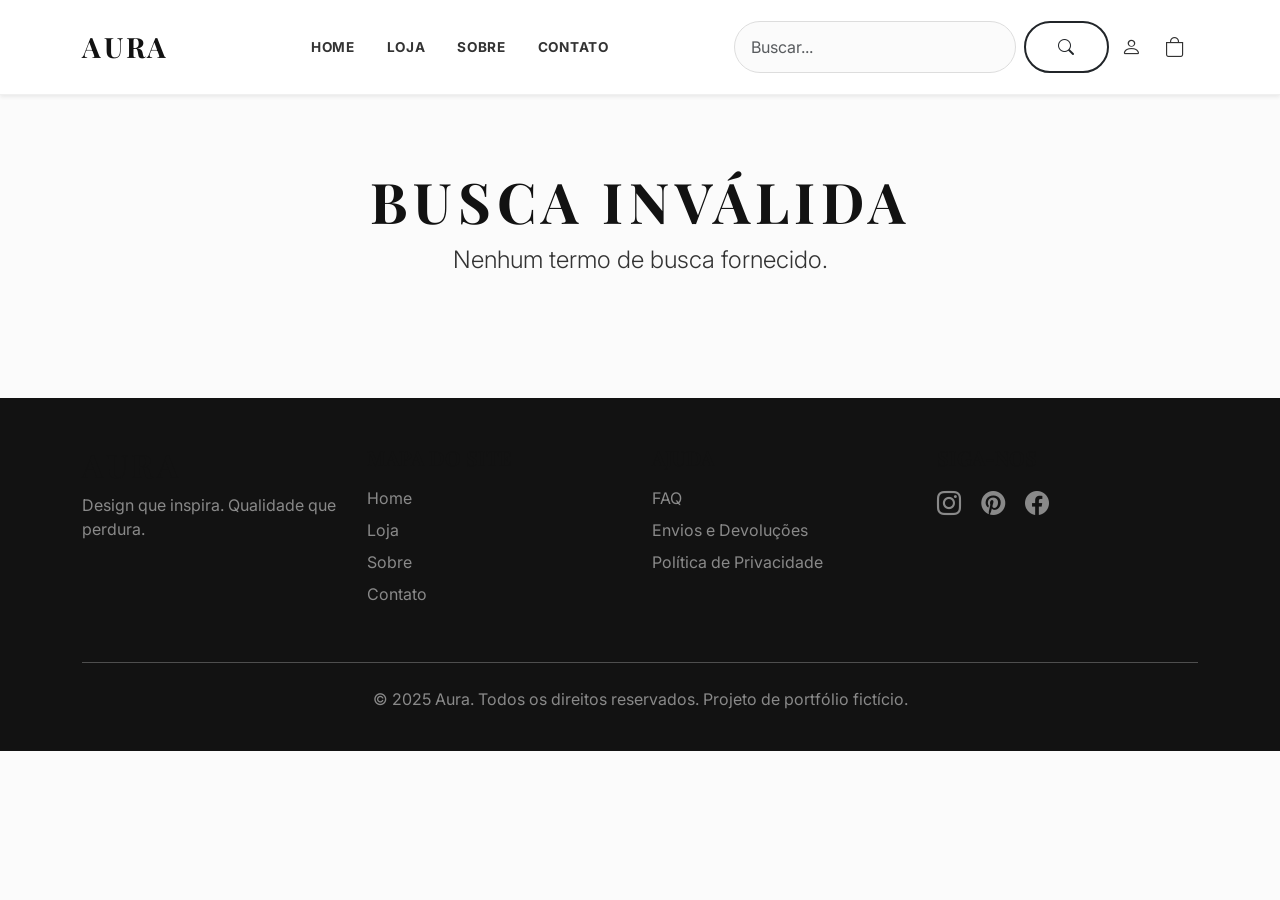
<file: busca.html>
<!DOCTYPE html>
<html lang="pt-br">

<head>
    <meta charset="UTF-8">
    <meta name="viewport" content="width=device-width, initial-scale=1.0">
    <title>Busca | Aura</title>

    <link rel="preconnect" href="https://fonts.googleapis.com">
    <link rel="preconnect" href="https://fonts.gstatic.com" crossorigin>
    <link href="https://fonts.googleapis.com/css2?family=Inter:wght@400;700&family=Playfair+Display:wght@700&display=swap" rel="stylesheet">

    <link href="https://cdn.jsdelivr.net/npm/bootstrap@5.3.3/dist/css/bootstrap.min.css" rel="stylesheet" integrity="sha384-QWTKZyjpPEjISv5WaRU9OFeRpok6YctnYmDr5pNlyT2bRjXh0JMhjY6hW+ALEwIH" crossorigin="anonymous">

    <link rel="stylesheet" href="https://cdn.jsdelivr.net/npm/bootstrap-icons@1.11.3/font/bootstrap-icons.min.css">

    <link rel="stylesheet" href="css/style.css">
</head>

<body>

    <header class="navbar navbar-expand-lg navbar-light bg-white shadow-sm" id="main-navbar">
        <div class="container">
            <a class="navbar-brand logo-font" href="index.html">AURA</a>

            <button class="navbar-toggler" type="button" data-bs-toggle="collapse" data-bs-target="#navbarNav" aria-controls="navbarNav" aria-expanded="false" aria-label="Toggle navigation">
                <span class="navbar-toggler-icon"></span>
            </button>

            <div class="collapse navbar-collapse" id="navbarNav">
                <ul class="navbar-nav mx-auto">
                    <li class="nav-item">
                        <a class="nav-link" href="index.html">Home</a>
                    </li>
                    <li class="nav-item">
                        <a class="nav-link" href="loja.html">Loja</a>
                    </li>
                    <li class="nav-item">
                        <a class="nav-link" href="sobre.html">Sobre</a>
                    </li>
                    <li class="nav-item">
                        <a class="nav-link" href="contato.html">Contato</a>
                    </li>
                </ul>

                <ul class="navbar-nav align-items-center">
                    <li class="nav-item">
                        <form class="d-flex" id="search-form-page" action="busca.html" method="GET">
                            <input class="form-control me-2 rounded-pill" type="search" name="q" placeholder="Buscar..." aria-label="Buscar" id="search-input-page">
                            <button class="btn btn-outline-dark rounded-pill" type="submit"><i class="bi bi-search"></i></button>
                        </form>
                    </li>
                    <li class="nav-item">
                        <a class="nav-link" href="login.html" id="user-account-link" aria-label="Minha Conta"><i class="bi bi-person fs-5"></i></a>
                    </li>
                    <li class="nav-item">
                        <a class="nav-link" href="carrinho.html" aria-label="Carrinho">
                            <div class="position-relative">
                                <i class="bi bi-bag fs-5"></i>
                                <span id="cart-item-count" class="position-absolute top-0 start-100 translate-middle badge rounded-pill bg-primary">
                                    0
                                    <span class="visually-hidden">itens no carrinho</span>
                                </span>
                            </div>
                        </a>
                    </li>
                </ul>
            </div>
        </div>
    </header>

    <main class="container py-5 my-4">

        <div class="text-center mb-5">
            <h1 class="display-4 logo-font" id="search-page-title">Buscando...</h1>
            <p class="lead fs-4" id="search-results-count"></p>
        </div>

        <div id="search-results-grid" class="row g-4">
            </div>

    </main>

    <footer class="bg-dark text-white pt-5 pb-4 mt-5">
        <div class="container">
            <div class="row">
                <div class="col-md-3 mb-4">
                    <h3 class="logo-font fs-2">AURA</h3>
                    <p class="text-white-50">Design que inspira. Qualidade que perdura.</p>
                </div>

                <div class="col-md-3 mb-4">
                    <h5 class="text-uppercase fw-bold mb-3">Mapa do Site</h5>
                    <ul class="list-unstyled">
                        <li class="mb-2"><a href="index.html" class="text-white-50 text-decoration-none footer-link">Home</a></li>
                        <li class="mb-2"><a href="loja.html" class="text-white-50 text-decoration-none footer-link">Loja</a></li>
                        <li class="mb-2"><a href="sobre.html" class="text-white-50 text-decoration-none footer-link">Sobre</a></li>
                        <li class="mb-2"><a href="contato.html" class="text-white-50 text-decoration-none footer-link">Contato</a></li>
                    </ul>
                </div>

                <div class="col-md-3 mb-4">
                    <h5 class="text-uppercase fw-bold mb-3">Ajuda</h5>
                    <ul class="list-unstyled">
                        <li class="mb-2"><a href="#" class="text-white-50 text-decoration-none footer-link">FAQ</a></li>
                        <li class="mb-2"><a href="#" class="text-white-50 text-decoration-none footer-link">Envios e Devoluções</a></li>
                        <li class="mb-2"><a href="#" class="text-white-50 text-decoration-none footer-link">Política de Privacidade</a></li>
                    </ul>
                </div>

                <div class="col-md-3 mb-4">
                    <h5 class="text-uppercase fw-bold mb-3">Siga-nos</h5>
                    <div>
                        <a href="#" class="text-white-50 me-3 fs-4 social-icon"><i class="bi bi-instagram"></i></a>
                        <a href="#" class="text-white-50 me-3 fs-4 social-icon"><i class="bi bi-pinterest"></i></a>
                        <a href="#" class="text-white-50 me-3 fs-4 social-icon"><i class="bi bi-facebook"></i></a>
                    </div>
                </div>
            </div>

            <hr class="border-white-50">

            <div class="text-center text-white-50 pt-2">
                <p>&copy; 2025 Aura. Todos os direitos reservados. Projeto de portfólio fictício.</p>
            </div>
        </div>
    </footer>


    <script src="https://cdn.jsdelivr.net/npm/bootstrap@5.3.3/dist/js/bootstrap.bundle.min.js" integrity="sha384-YvpcrYf0tY3lHB60NNkmXc5s9fDVZLESaAA55NDzOxhy9GkcIdslK1eN7N6jIeHz" crossorigin="anonymous"></script>

    <script src="js/cart.js"></script>
    <script src="js/store.js"></script>
    <script src="js/auth.js"></script>
    <script src="js/validation.js"></script>
    <script src="js/main.js"></script>
    </body>

</html>
</file>
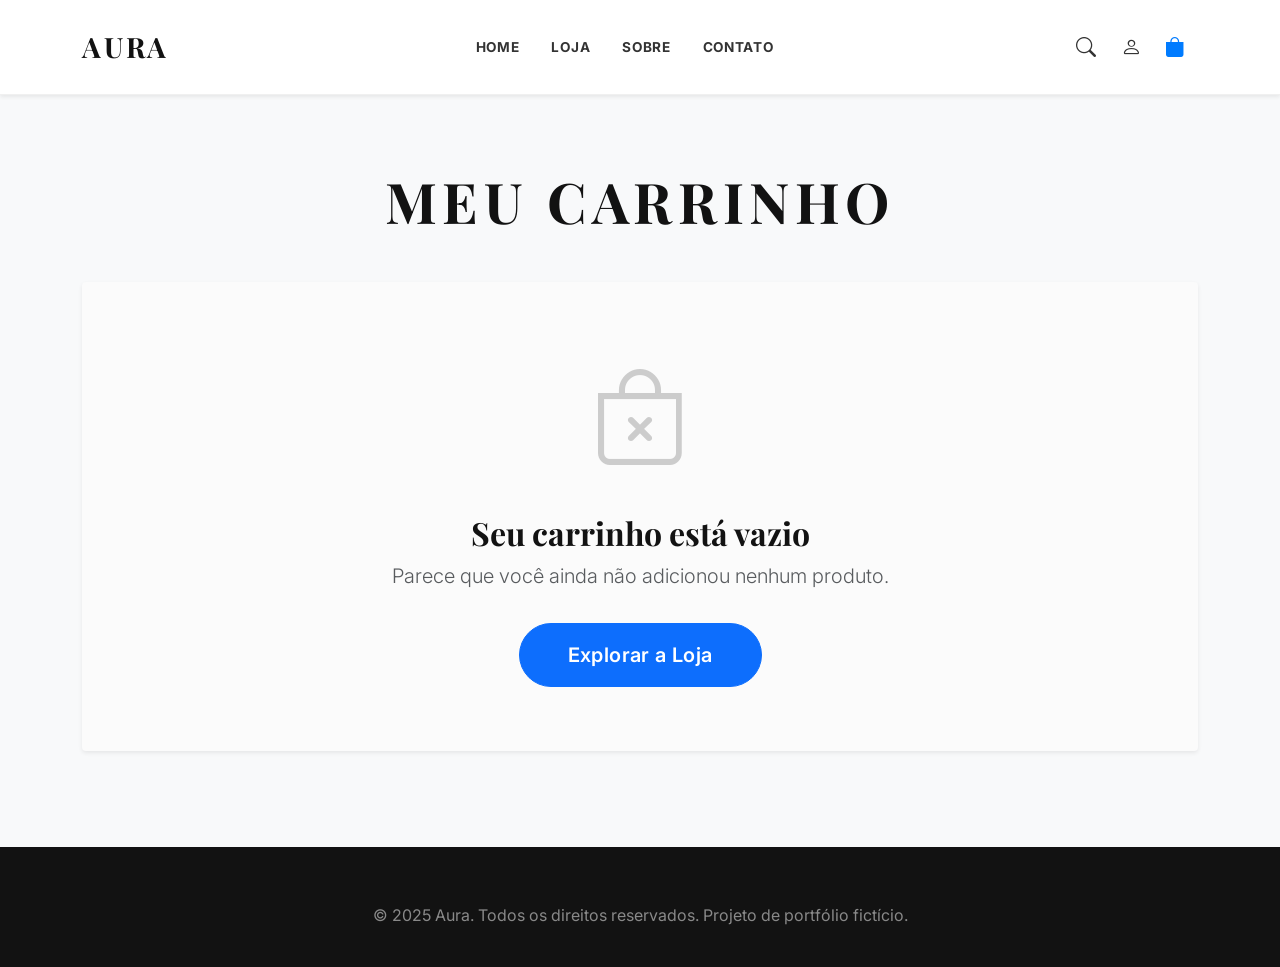
<file: carrinho.html>
<!DOCTYPE html>
<html lang="pt-br">

<head>
    <meta charset="UTF-8">
    <meta name="viewport" content="width=device-width, initial-scale=1.0">
    <title>Carrinho | Aura</title>

    <link rel="preconnect" href="https://fonts.googleapis.com">
    <link rel="preconnect" href="https://fonts.gstatic.com" crossorigin>
    <link href="https://fonts.googleapis.com/css2?family=Inter:wght@400;700&family=Playfair+Display:wght@700&display=swap" rel="stylesheet">

    <link href="https://cdn.jsdelivr.net/npm/bootstrap@5.3.3/dist/css/bootstrap.min.css" rel="stylesheet" integrity="sha384-QWTKZyjpPEjISv5WaRU9OFeRpok6YctnYmDr5pNlyT2bRjXh0JMhjY6hW+ALEwIH" crossorigin="anonymous">

    <link rel="stylesheet" href="https://cdn.jsdelivr.net/npm/bootstrap-icons@1.11.3/font/bootstrap-icons.min.css">

    <link rel="stylesheet" href="css/style.css">
</head>

<body class="bg-light">

    <header class="navbar navbar-expand-lg navbar-light bg-white shadow-sm" id="main-navbar">
        <div class="container">
            <a class="navbar-brand logo-font" href="index.html">AURA</a>

            <button class="navbar-toggler" type="button" data-bs-toggle"collapse" data-bs-target="#navbarNav" aria-controls="navbarNav" aria-expanded="false" aria-label="Toggle navigation">
                <span class="navbar-toggler-icon"></span>
            </button>

            <div class="collapse navbar-collapse" id="navbarNav">
                <ul class="navbar-nav mx-auto">
                    <li class="nav-item">
                        <a class="nav-link" href="index.html">Home</a>
                    </li>
                    <li class="nav-item">
                        <a class="nav-link" href="loja.html">Loja</a>
                    </li>
                    <li class="nav-item">
                        <a class="nav-link" href="sobre.html">Sobre</a>
                    </li>
                    <li class="nav-item">
                        <a class="nav-link" href="contato.html">Contato</a>
                    </li>
                </ul>

                <ul class="navbar-nav align-items-center">
                    <li class="nav-item">
                        <a class="nav-link" href="busca.html" aria-label="Buscar"><i class="bi bi-search fs-5"></i></a>
                    </li>
                    <li class="nav-item">
                        <a class="nav-link" href="login.html" id="user-account-link" aria-label="Minha Conta"><i class="bi bi-person fs-5"></i></a>
                    </li>
                    <li class="nav-item">
                        <a class="nav-link active" href="carrinho.html" aria-label="Carrinho">
                            <div class="position-relative">
                                <i class="bi bi-bag-fill fs-5"></i>
                                <span id="cart-item-count" class="position-absolute top-0 start-100 translate-middle badge rounded-pill bg-primary">
                                    0
                                    <span class="visually-hidden">itens no carrinho</span>
                                </span>
                            </div>
                        </a>
                    </li>
                </ul>
            </div>
        </div>
    </header>

    <main class="container py-5 my-4">

        <div class="text-center mb-5">
            <h1 class="display-4 logo-font">Meu Carrinho</h1>
        </div>

        <div id="cart-full-content">
            <div class="row g-5">
                
                <div class="col-lg-8">
                    <div class="card shadow-sm border-0">
                        <div class="card-header bg-white py-3">
                            <h5 class="mb-0">Itens do Pedido</h5>
                        </div>
                        <div class="table-responsive">
                            <table class="table align-middle mb-0">
                                <thead class="table-light">
                                    <tr>
                                        <th scope="col" class="py-3">Produto</th>
                                        <th scope="col" class="py-3">Preço</th>
                                        <th scope="col" class="py-3 text-center">Quantidade</th>
                                        <th scope="col" class="py-3 text-end">Total</th>
                                        <th scope="col" class="py-3"></th>
                                    </tr>
                                </thead>
                                <tbody id="cart-items-list">
                                    
                                    </tbody>
                            </table>
                        </div>
                    </div>
                </div>

                <div class="col-lg-4">
                    <div class="card shadow-sm border-0 sticky-top" style="top: 100px;">
                        <div class="card-header bg-white py-3">
                            <h5 class="mb-0">Resumo</h5>
                        </div>
                        <div class="card-body">
                            <form id="coupon-form" class="mb-3">
                                <label for="coupon-code" class="form-label">Cupom de Desconto</label>
                                <div class="input-group">
                                    <input type="text" class="form-control" id="coupon-code" placeholder="Ex: AURA10">
                                    <button class="btn btn-outline-secondary" type="submit">Aplicar</button>
                                </div>
                                <div id="coupon-message" class="mt-2 small"></div>
                            </form>
                            
                            <hr>

                            <ul class="list-group list-group-flush">
                                <li class="list-group-item d-flex justify-content-between align-items-center border-0 px-0 pb-2">
                                    <span>Subtotal</span>
                                    <span id="cart-subtotal" class="fw-bold">R$ 0,00</span>
                                </li>
                                <li class="list-group-item d-flex justify-content-between align-items-center border-0 px-0 pb-2">
                                    <span>Frete (Fixo)</span>
                                    <span id="cart-shipping" class="fw-bold">R$ 15,00</span>
                                </li>
                                <li class="list-group-item d-flex justify-content-between align-items-center border-0 px-0 mb-3">
                                    <div>
                                        <strong class="fs-5">Total</strong>
                                    </div>
                                    <span id="cart-total" class="fw-bold fs-5 text-primary">R$ 15,00</span>
                                </li>
                            </ul>

                            <div class="d-grid">
                                <button id="btn-checkout" class="btn btn-primary btn-lg rounded-pill py-3">Ir para o Checkout</button>
                            </div>
                        </div>
                    </div>
                </div>

            </div>
        </div>

        <div id="cart-empty-content" class="text-center d-none">
            <div class="card shadow-sm border-0 p-4 p-md-5">
                <div class="card-body">
                    <i class="bi bi-bag-x" style="font-size: 6rem; color: #ccc;"></i>
                    <h2 class="mt-4">Seu carrinho está vazio</h2>
                    <p class="lead text-muted">Parece que você ainda não adicionou nenhum produto.</p>
                    <a href="loja.html" class="btn btn-primary btn-lg rounded-pill px-5 py-3 mt-3">Explorar a Loja</a>
                </div>
            </div>
        </div>
        
    </main>

    <footer class="bg-dark text-white pt-5 pb-4 mt-5">
        <div class="container">
            <div class="text-center text-white-50 pt-2">
                <p>&copy; 2025 Aura. Todos os direitos reservados. Projeto de portfólio fictício.</p>
            </div>
        </div>
    </footer>


    <script src="https://cdn.jsdelivr.net/npm/bootstrap@5.3.3/dist/js/bootstrap.bundle.min.js" integrity="sha384-YvpcrYf0tY3lHB60NNkmXc5s9fDVZLESaAA55NDzOxhy9GkcIdslK1eN7N6jIeHz" crossorigin="anonymous"></script>

    <script src="js/cart.js"></script>
    <script src="js/store.js"></script>
    <script src="js/auth.js"></script>
    <script src="js/validation.js"></script>
    <script src="js/main.js"></script>
    </body>

</html>
</file>
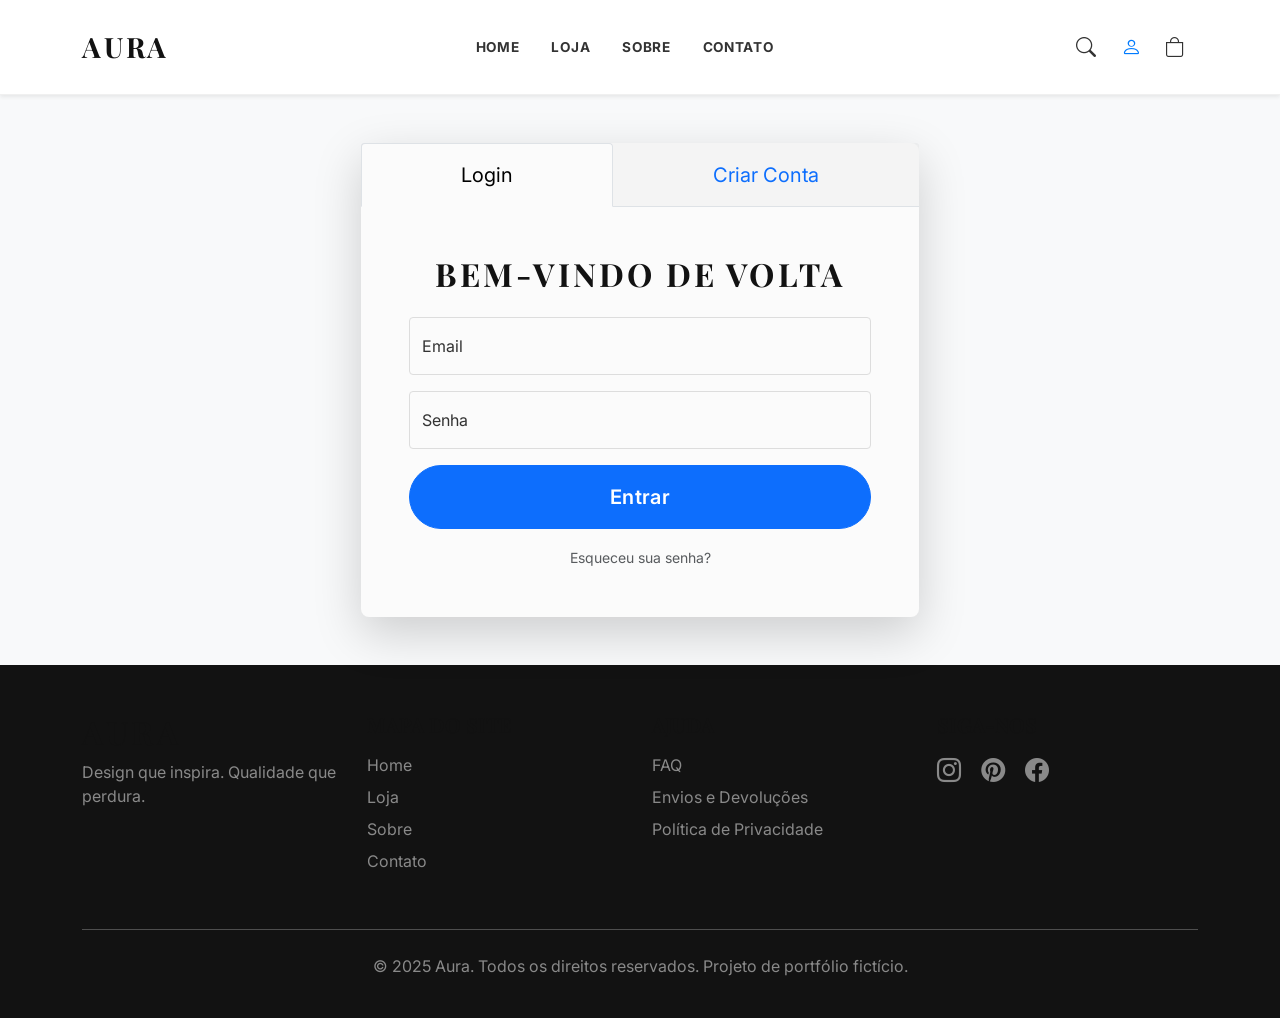
<file: checkout.html>
<!DOCTYPE html>
<html lang="pt-br">

<head>
    <meta charset="UTF-8">
    <meta name="viewport" content="width=device-width, initial-scale=1.0">
    <title>Checkout | Aura</title>

    <link rel="preconnect" href="https://fonts.googleapis.com">
    <link rel="preconnect" href="https://fonts.gstatic.com" crossorigin>
    <link href="https://fonts.googleapis.com/css2?family=Inter:wght@400;700&family=Playfair+Display:wght@700&display=swap" rel="stylesheet">

    <link href="https://cdn.jsdelivr.net/npm/bootstrap@5.3.3/dist/css/bootstrap.min.css" rel="stylesheet" integrity="sha384-QWTKZyjpPEjISv5WaRU9OFeRpok6YctnYmDr5pNlyT2bRjXh0JMhjY6hW+ALEwIH" crossorigin="anonymous">

    <link rel="stylesheet" href="https://cdn.jsdelivr.net/npm/bootstrap-icons@1.11.3/font/bootstrap-icons.min.css">

    <link rel="stylesheet" href="css/style.css">
</head>

<body class="bg-light">

    <header class="navbar navbar-expand-lg navbar-light bg-white shadow-sm" id="main-navbar">
        <div class="container">
            <a class="navbar-brand logo-font" href="index.html">AURA</a>

            <button class="navbar-toggler" type="button" data-bs-toggle="collapse" data-bs-target="#navbarNav" aria-controls="navbarNav" aria-expanded="false" aria-label="Toggle navigation">
                <span class="navbar-toggler-icon"></span>
            </button>

            <div class="collapse navbar-collapse" id="navbarNav">
                <ul class="navbar-nav mx-auto">
                    <li class="nav-item">
                        <a class="nav-link" href="index.html">Home</a>
                    </li>
                    <li class="nav-item">
                        <a class="nav-link" href="loja.html">Loja</a>
                    </li>
                    <li class="nav-item">
                        <a class="nav-link" href="sobre.html">Sobre</a>
                    </li>
                    <li class="nav-item">
                        <a class="nav-link" href="contato.html">Contato</a>
                    </li>
                </ul>

                <ul class="navbar-nav align-items-center">
                    <li class="nav-item">
                        <a class="nav-link" href="busca.html" aria-label="Buscar"><i class="bi bi-search fs-5"></i></a>
                    </li>
                    <li class="nav-item">
                        <a class="nav-link" href="login.html" id="user-account-link" aria-label="Minha Conta"><i class="bi bi-person fs-5"></i></a>
                    </li>
                    <li class="nav-item">
                        <a class="nav-link" href="carrinho.html" aria-label="Carrinho">
                            <div class="position-relative">
                                <i class="bi bi-bag fs-5"></i>
                                <span id="cart-item-count" class="position-absolute top-0 start-100 translate-middle badge rounded-pill bg-primary">
                                    0
                                    <span class="visually-hidden">itens no carrinho</span>
                                </span>
                            </div>
                        </a>
                    </li>
                </ul>
            </div>
        </div>
    </header>

    <main class="container py-5 my-4">
        
        <div class="text-center mb-5">
            <h1 class="display-4 logo-font">Checkout</h1>
            <p class="lead fs-4">Quase lá! Complete seu pedido.</p>
        </div>

        <div class="row g-5">
            
            <div class="col-md-7 col-lg-8">

                <nav class="mb-4" id="checkout-progress">
                    <ol class="list-group list-group-horizontal-md list-group-numbered">
                        <li class="list-group-item flex-fill text-center p-3 fs-5 active" id="progress-step-1">Informações</li>
                        <li class="list-group-item flex-fill text-center p-3 fs-5" id="progress-step-2">Endereço</li>
                        <li class="list-group-item flex-fill text-center p-3 fs-5" id="progress-step-3">Pagamento</li>
                    </ol>
                </nav>

                <div class="card shadow-sm border-0">
                    <div class="card-body p-4 p-md-5">
                        
                        <form id="checkout-form" novalidate>
                            
                            <section id="step-1" class="checkout-step">
                                <h3 class="mb-4">1. Informações de Contato</h3>
                                <div class="row g-3">
                                    <div class="col-sm-6">
                                        <label for="firstName" class="form-label">Nome</label>
                                        <input type="text" class="form-control form-control-lg" id="firstName" placeholder="Seu nome" value="" required>
                                        <div class="invalid-feedback">O nome é obrigatório.</div>
                                    </div>
                                    <div class="col-sm-6">
                                        <label for="lastName" class="form-label">Sobrenome</label>
                                        <input type="text" class="form-control form-control-lg" id="lastName" placeholder="Seu sobrenome" value="" required>
                                        <div class="invalid-feedback">O sobrenome é obrigatório.</div>
                                    </div>
                                    <div class="col-12">
                                        <label for="email" class="form-label">Email</label>
                                        <input type="email" class="form-control form-control-lg" id="email" placeholder="seuemail@exemplo.com" required>
                                        <div class="invalid-feedback">Um email válido é obrigatório.</div>
                                    </div>
                                    <div class="col-12">
                                        <label for="phone" class="form-label">Telefone (com DDD)</label>
                                        <input type="tel" class="form-control form-control-lg" id="phone" placeholder="(11) 99999-8888" required>
                                        <div class="invalid-feedback">O telefone é obrigatório.</div>
                                    </div>
                                </div>
                                <hr class="my-4">
                                <div class="d-grid">
                                    <button class="btn btn-primary btn-lg rounded-pill" type="button" id="btn-to-step-2">Continuar para Endereço</button>
                                </div>
                            </section>

                            <section id="step-2" class="checkout-step d-none">
                                <h3 class="mb-4">2. Endereço de Entrega</h3>
                                <div class="row g-3">
                                    <div class="col-md-4">
                                        <label for="zip" class="form-label">CEP</label>
                                        <input type="text" class="form-control form-control-lg" id="zip" placeholder="12345-678" required>
                                        <div class="invalid-feedback">O CEP é obrigatório.</div>
                                    </div>
                                    <div class="col-12">
                                        <label for="address" class="form-label">Endereço (Rua, Av.)</label>
                                        <input type="text" class="form-control form-control-lg" id="address" placeholder="Av. São Francisco, 123" required>
                                        <div class="invalid-feedback">O endereço é obrigatório.</div>
                                    </div>
                                    <div class="col-md-6">
                                        <label for="number" class="form-label">Número</label>
                                        <input type="text" class="form-control form-control-lg" id="number" placeholder="123" required>
                                        <div class="invalid-feedback">O número é obrigatório.</div>
                                    </div>
                                    <div class="col-md-6">
                                        <label for="complement" class="form-label">Complemento <span class="text-muted">(Opcional)</span></label>
                                        <input type="text" class="form-control form-control-lg" id="complement" placeholder="Apto 10, Bloco B">
                                    </div>
                                    <div class="col-md-5">
                                        <label for="state" class="form-label">Estado</label>
                                        <select class="form-select form-select-lg" id="state" required>
                                            <option value="">Escolher...</option>
                                            <option value="SP">São Paulo</option>
                                            </select>
                                        <div class="invalid-feedback">Selecione um estado.</div>
                                    </div>
                                    <div class="col-md-7">
                                        <label for="city" class="form-label">Cidade</label>
                                        <input type="text" class="form-control form-control-lg" id="city" placeholder="Bragança Paulista" required>
                                        <div class="invalid-feedback">A cidade é obrigatória.</div>
                                    </div>
                                </div>
                                <hr class="my-4">
                                <div class="d-flex justify-content-between">
                                    <button class="btn btn-outline-secondary btn-lg rounded-pill" type="button" id="btn-back-to-step-1">Voltar</button>
                                    <button class="btn btn-primary btn-lg rounded-pill" type="button" id="btn-to-step-3">Continuar para Pagamento</button>
                                </div>
                            </section>

                            <section id="step-3" class="checkout-step d-none">
                                <h3 class="mb-4">3. Pagamento</h3>
                                <div class="row gy-3">
                                    <div class="col-12">
                                        <label for="cc-name" class="form-label">Nome no Cartão</label>
                                        <input type="text" class="form-control form-control-lg" id="cc-name" placeholder="Como está escrito no cartão" required>
                                        <div class="invalid-feedback">O nome no cartão é obrigatório.</div>
                                    </div>
                                    <div class="col-12">
                                        <label for="cc-number" class="form-label">Número do Cartão</label>
                                        <input type="text" class="form-control form-control-lg" id="cc-number" placeholder="0000 0000 0000 0000" required>
                                        <div class="invalid-feedback">O número do cartão é obrigatório.</div>
                                    </div>
                                    <div class="col-md-4">
                                        <label for="cc-expiration" class="form-label">Validade (MM/AA)</label>
                                        <input type="text" class="form-control form-control-lg" id="cc-expiration" placeholder="MM/AA" required>
                                        <div class="invalid-feedback">A validade é obrigatória.</div>
                                    </div>
                                    <div class="col-md-4">
                                        <label for="cc-cvv" class="form-label">CVV</label>
                                        <input type="text" class="form-control form-control-lg" id="cc-cvv" placeholder="123" required>
                                        <div class="invalid-feedback">O CVV é obrigatório.</div>
                                    </div>
                                </div>
                                <hr class="my-4">
                                <div class="d-flex justify-content-between">
                                    <button class="btn btn-outline-secondary btn-lg rounded-pill" type="button" id="btn-back-to-step-2">Voltar</button>
                                    <button class="btn btn-success btn-lg rounded-pill" type="submit" id="btn-submit-order">
                                        <i class="bi bi-lock-fill me-2"></i>Finalizar Pedido
                                    </button>
                                </div>
                            </section>

                        </form>
                    </div>
                </div>

            </div>

            <div class="col-md-5 col-lg-4 order-md-last">
                <div class="card shadow-sm border-0 sticky-top" style="top: 100px;"> <div class="card-header bg-white p-3">
                        <h4 class="d-flex justify-content-between align-items-center mb-0">
                            <span class="text-primary logo-font fs-3">Resumo do Pedido</span>
                            <span class="badge bg-primary rounded-pill" id="summary-cart-count">0</span>
                        </h4>
                    </div>
                    
                    <ul class="list-group list-group-flush" id="order-summary-list">
                        </ul>

                    <div class="card-body border-top">
                        <div class="d-flex justify-content-between mb-2">
                            <span class="fs-5">Subtotal</span>
                            <strong class="fs-5" id="summary-subtotal">R$ 0,00</strong>
                        </div>
                        <div class="d-flex justify-content-between mb-2">
                            <span class="fs-5">Frete</span>
                            <strong class="fs-5" id="summary-shipping">R$ 15,00</strong> </div>
                        <hr>
                        <div class="d-flex justify-content-between">
                            <span class="fs-4 fw-bold">Total</span>
                            <strong class="fs-4 fw-bold text-primary" id="summary-total">R$ 15,00</strong>
                        </div>
                    </div>
                </div>
            </div>
        </div>
    </main>

    <footer class="bg-dark text-white pt-5 pb-4 mt-5">
        <div class="container">
            <div class="text-center text-white-50 pt-2">
                <p>&copy; 2025 Aura. Todos os direitos reservados. Projeto de portfólio fictício.</p>
            </div>
        </div>
    </footer>


    <script src="https://cdn.jsdelivr.net/npm/bootstrap@5.3.3/dist/js/bootstrap.bundle.min.js" integrity="sha384-YvpcrYf0tY3lHB60NNkmXc5s9fDVZLESaAA55NDzOxhy9GkcIdslK1eN7N6jIeHz" crossorigin="anonymous"></script>

    <script src="js/cart.js"></script>
    <script src="js/store.js"></script>
    <script src="js/auth.js"></script>
    <script src="js/validation.js"></script>
    <script src="js/main.js"></script>
    </body>

</html>
</file>
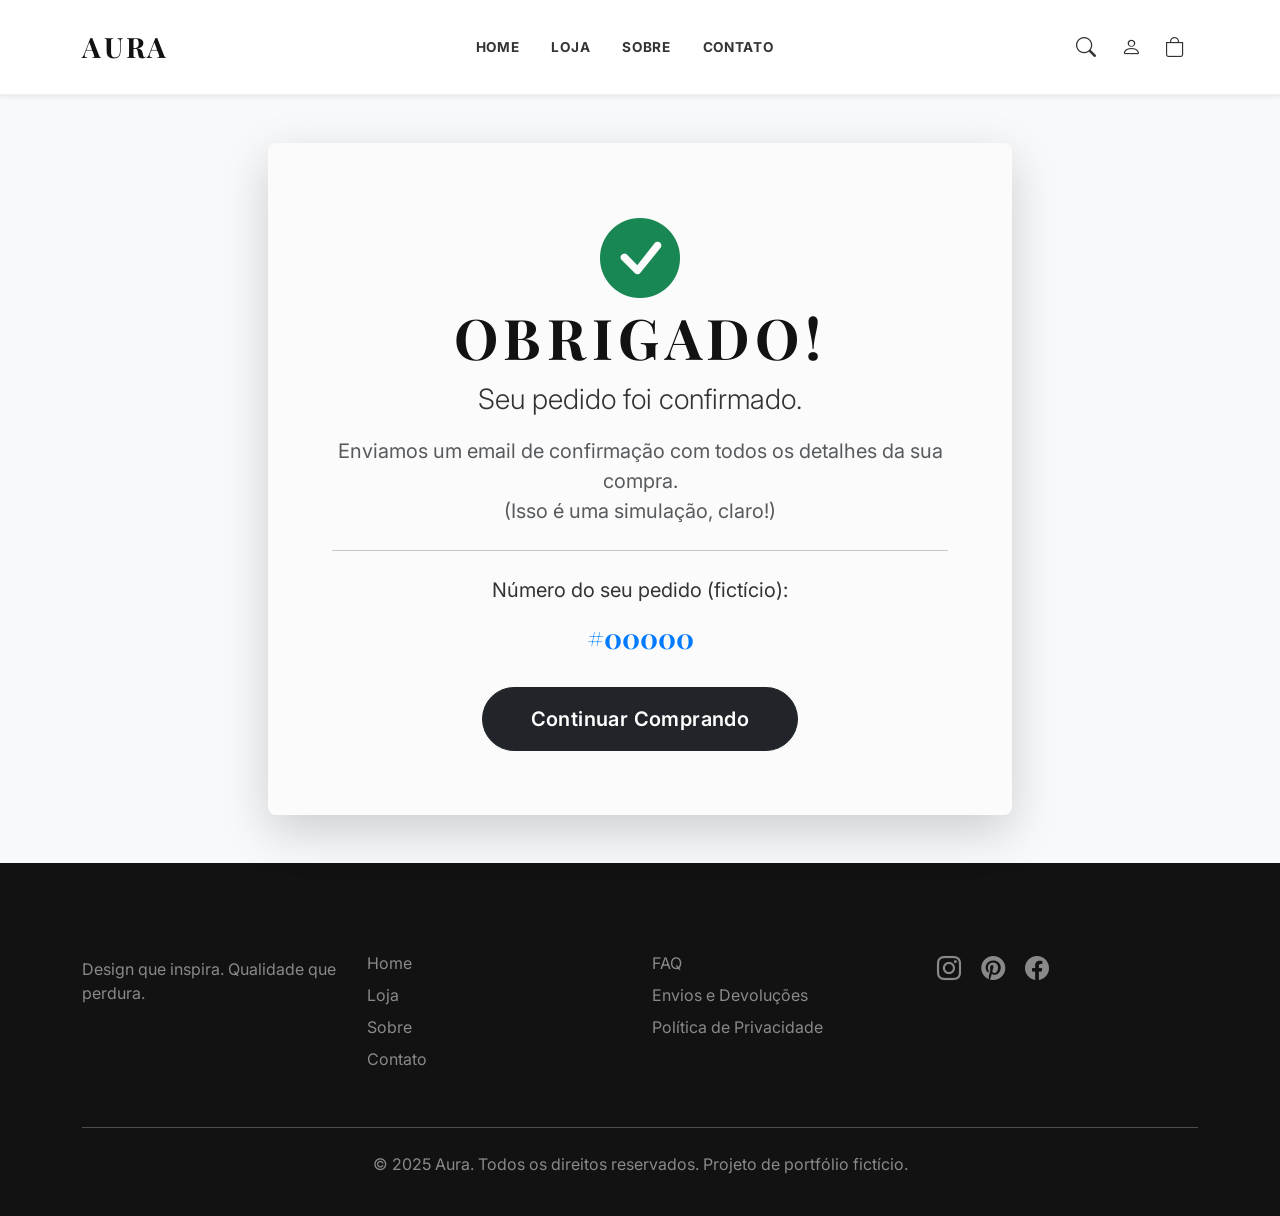
<file: confirmacao.html>
<!DOCTYPE html>
<html lang="pt-br">

<head>
    <meta charset="UTF-8">
    <meta name="viewport" content="width=device-width, initial-scale=1.0">
    <title>Pedido Confirmado | Aura</title>

    <link rel="preconnect" href="https://fonts.googleapis.com">
    <link rel="preconnect" href="https://fonts.gstatic.com" crossorigin>
    <link href="https://fonts.googleapis.com/css2?family=Inter:wght@400;700&family=Playfair+Display:wght@700&display=swap" rel="stylesheet">

    <link href="https://cdn.jsdelivr.net/npm/bootstrap@5.3.3/dist/css/bootstrap.min.css" rel="stylesheet" integrity="sha384-QWTKZyjpPEjISv5WaRU9OFeRpok6YctnYmDr5pNlyT2bRjXh0JMhjY6hW+ALEwIH" crossorigin="anonymous">

    <link rel="stylesheet" href="https://cdn.jsdelivr.net/npm/bootstrap-icons@1.11.3/font/bootstrap-icons.min.css">

    <link rel="stylesheet" href="css/style.css">

    <style>
        body {
            display: flex;
            flex-direction: column;
            min-height: 100vh;
        }
        main {
            flex: 1; /* Faz o main crescer para empurrar o footer para baixo */
        }
    </style>
</head>

<body class="bg-light">

    <header class="navbar navbar-expand-lg navbar-light bg-white shadow-sm" id="main-navbar">
        <div class="container">
            <a class="navbar-brand logo-font" href="index.html">AURA</a>

            <button class="navbar-toggler" type="button" data-bs-toggle="collapse" data-bs-target="#navbarNav" aria-controls="navbarNav" aria-expanded="false" aria-label="Toggle navigation">
                <span class="navbar-toggler-icon"></span>
            </button>

            <div class="collapse navbar-collapse" id="navbarNav">
                <ul class="navbar-nav mx-auto">
                    <li class="nav-item">
                        <a class="nav-link" href="index.html">Home</a>
                    </li>
                    <li class="nav-item">
                        <a class="nav-link" href="loja.html">Loja</a>
                    </li>
                    <li class="nav-item">
                        <a class="nav-link" href="sobre.html">Sobre</a>
                    </li>
                    <li class="nav-item">
                        <a class="nav-link" href="contato.html">Contato</a>
                    </li>
                </ul>

                <ul class="navbar-nav align-items-center">
                    <li class="nav-item">
                        <a class="nav-link" href="busca.html" aria-label="Buscar"><i class="bi bi-search fs-5"></i></a>
                    </li>
                    <li class="nav-item">
                        <a class="nav-link" href="login.html" id="user-account-link" aria-label="Minha Conta"><i class="bi bi-person fs-5"></i></a>
                    </li>
                    <li class="nav-item">
                        <a class="nav-link" href="carrinho.html" aria-label="Carrinho">
                            <div class="position-relative">
                                <i class="bi bi-bag fs-5"></i>
                                <span id="cart-item-count" class="position-absolute top-0 start-100 translate-middle badge rounded-pill bg-primary">
                                    0
                                    <span class="visually-hidden">itens no carrinho</span>
                                </span>
                            </div>
                        </a>
                    </li>
                </ul>
            </div>
        </div>
    </header>

    <main class="container d-flex align-items-center justify-content-center py-5">
        
        <div class="col-lg-8 col-md-10 text-center">
            
            <div class="card shadow-lg border-0 rounded-3 p-4 p-md-5">
                <div class="card-body">
                    <i class="bi bi-check-circle-fill display-1 text-success mb-3"></i>

                    <h1 class="display-4 logo-font text-dark">Obrigado!</h1>
                    <p class="lead fs-3">Seu pedido foi confirmado.</p>
                    
                    <p class="fs-5 text-muted">Enviamos um email de confirmação com todos os detalhes da sua compra. <br> (Isso é uma simulação, claro!)</p>
                    
                    <hr class="my-4">

                    <p class="fs-5">Número do seu pedido (fictício):</p>
                    <h3 class="fw-bold text-primary" id="order-number">#12345</h3>

                    <a href="loja.html" class="btn btn-dark btn-lg rounded-pill px-5 py-3 mt-4">Continuar Comprando</a>
                </div>
            </div>

        </div>

    </main>

    <footer class="bg-dark text-white pt-5 pb-4 mt-auto"> <div class="container">
            <div class="row">
                <div class="col-md-3 mb-4">
                    <h3 class="logo-font fs-2">AURA</h3>
                    <p class="text-white-50">Design que inspira. Qualidade que perdura.</p>
                </div>

                <div class="col-md-3 mb-4">
                    <h5 class="text-uppercase fw-bold mb-3">Mapa do Site</h5>
                    <ul class="list-unstyled">
                        <li class="mb-2"><a href="index.html" class="text-white-50 text-decoration-none footer-link">Home</a></li>
                        <li class="mb-2"><a href="loja.html" class="text-white-50 text-decoration-none footer-link">Loja</a></li>
                        <li class="mb-2"><a href="sobre.html" class="text-white-50 text-decoration-none footer-link">Sobre</a></li>
                        <li class="mb-2"><a href="contato.html" class="text-white-50 text-decoration-none footer-link">Contato</a></li>
                    </ul>
                </div>

                <div class="col-md-3 mb-4">
                    <h5 class="text-uppercase fw-bold mb-3">Ajuda</h5>
                    <ul class="list-unstyled">
                        <li class="mb-2"><a href="#" class="text-white-50 text-decoration-none footer-link">FAQ</a></li>
                        <li class="mb-2"><a href="#" class="text-white-50 text-decoration-none footer-link">Envios e Devoluções</a></li>
                        <li class="mb-2"><a href="#" class="text-white-50 text-decoration-none footer-link">Política de Privacidade</a></li>
                    </ul>
                </div>

                <div class="col-md-3 mb-4">
                    <h5 class="text-uppercase fw-bold mb-3">Siga-nos</h5>
                    <div>
                        <a href="#" class="text-white-50 me-3 fs-4 social-icon"><i class="bi bi-instagram"></i></a>
                        <a href="#" class="text-white-50 me-3 fs-4 social-icon"><i class="bi bi-pinterest"></i></a>
                        <a href="#" class="text-white-50 me-3 fs-4 social-icon"><i class="bi bi-facebook"></i></a>
                    </div>
                </div>
            </div>

            <hr class="border-white-50">

            <div class="text-center text-white-50 pt-2">
                <p>&copy; 2025 Aura. Todos os direitos reservados. Projeto de portfólio fictício.</p>
            </div>
        </div>
    </footer>


    <script src="https://cdn.jsdelivr.net/npm/bootstrap@5.3.3/dist/js/bootstrap.bundle.min.js" integrity="sha384-YvpcrYf0tY3lHB60NNkmXc5s9fDVZLESaAA55NDzOxhy9GkcIdslK1eN7N6jIeHz" crossorigin="anonymous"></script>

    <script src="js/cart.js"></script>
    <script src="js/store.js"></script>
    <script src="js/auth.js"></script>
    <script src="js/validation.js"></script>
    <script src="js/main.js"></script>
</body>

</html>
</file>
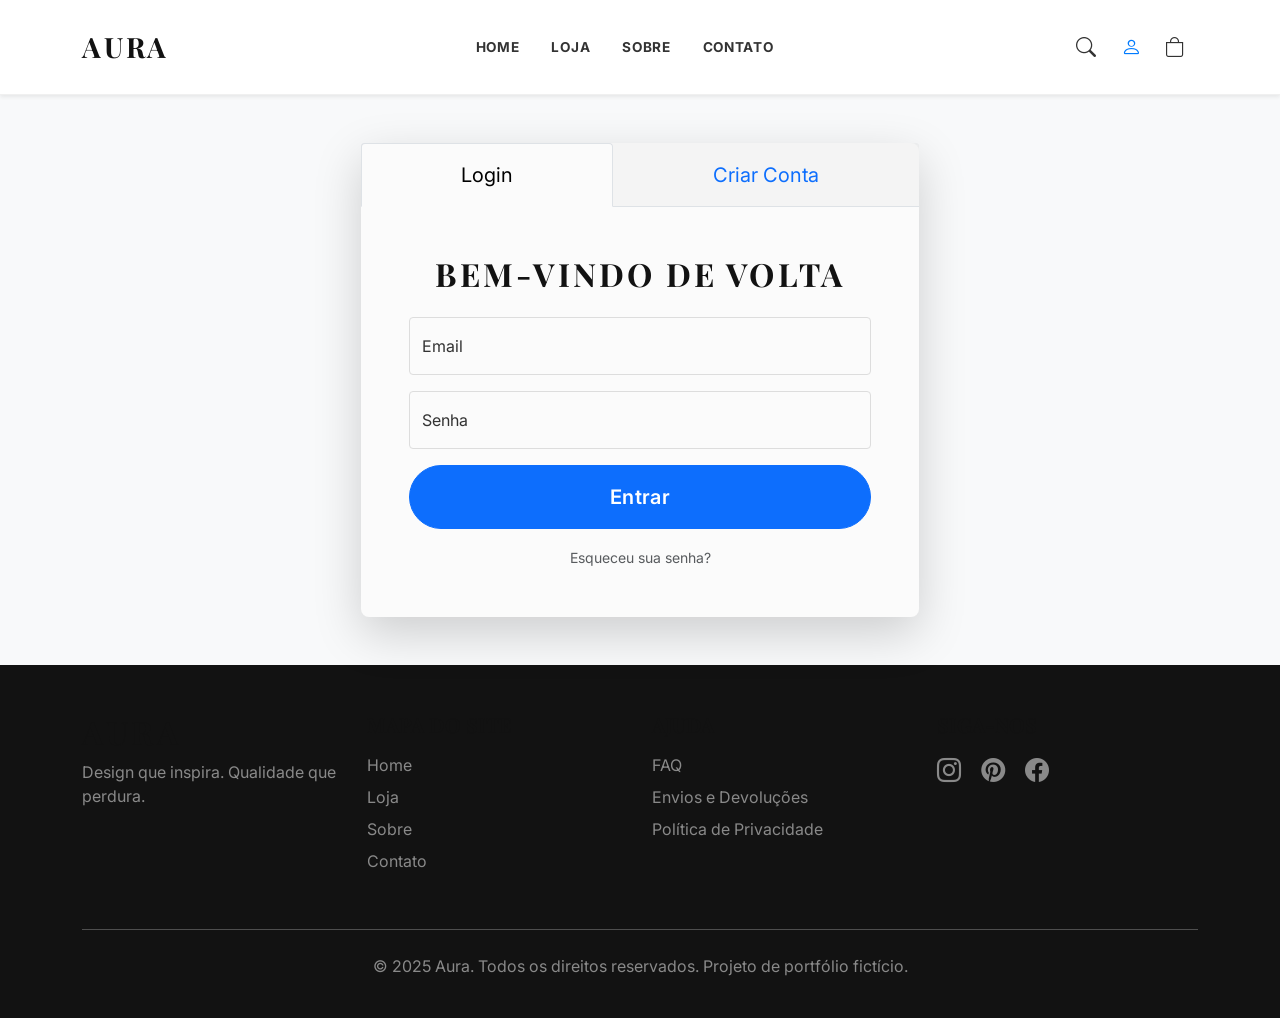
<file: conta.html>
<!DOCTYPE html>
<html lang="pt-br">

<head>
    <meta charset="UTF-8">
    <meta name="viewport" content="width=device-width, initial-scale=1.0">
    <title>Minha Conta | Aura</title>

    <link rel="preconnect" href="https://fonts.googleapis.com">
    <link rel="preconnect" href="https://fonts.gstatic.com" crossorigin>
    <link href="https://fonts.googleapis.com/css2?family=Inter:wght@400;700&family=Playfair+Display:wght@700&display=swap" rel="stylesheet">

    <link href="https://cdn.jsdelivr.net/npm/bootstrap@5.3.3/dist/css/bootstrap.min.css" rel="stylesheet" integrity="sha384-QWTKZyjpPEjISv5WaRU9OFeRpok6YctnYmDr5pNlyT2bRjXh0JMhjY6hW+ALEwIH" crossorigin="anonymous">

    <link rel="stylesheet" href="https://cdn.jsdelivr.net/npm/bootstrap-icons@1.11.3/font/bootstrap-icons.min.css">

    <link rel="stylesheet" href="css/style.css">
</head>

<body>

    <header class="navbar navbar-expand-lg navbar-light bg-white shadow-sm" id="main-navbar">
        <div class="container">
            <a class="navbar-brand logo-font" href="index.html">AURA</a>

            <button class="navbar-toggler" type="button" data-bs-toggle="collapse" data-bs-target="#navbarNav" aria-controls="navbarNav" aria-expanded="false" aria-label="Toggle navigation">
                <span class="navbar-toggler-icon"></span>
            </button>

            <div class="collapse navbar-collapse" id="navbarNav">
                <ul class="navbar-nav mx-auto">
                    <li class="nav-item">
                        <a class="nav-link" href="index.html">Home</a>
                    </li>
                    <li class="nav-item">
                        <a class="nav-link" href="loja.html">Loja</a>
                    </li>
                    <li class="nav-item">
                        <a class="nav-link" href="sobre.html">Sobre</a>
                    </li>
                    <li class="nav-item">
                        <a class="nav-link" href="contato.html">Contato</a>
                    </li>
                </ul>

                <ul class="navbar-nav align-items-center">
                    <li class="nav-item">
                        <a class="nav-link" href="busca.html" aria-label="Buscar"><i class="bi bi-search fs-5"></i></a>
                    </li>
                    <li class="nav-item">
                        <a class="nav-link active" href="conta.html" id="user-account-link" aria-label="Minha Conta"><i class="bi bi-person-fill fs-5"></i></a>
                    </li>
                    <li class="nav-item">
                        <a class="nav-link" href="carrinho.html" aria-label="Carrinho">
                            <div class="position-relative">
                                <i class="bi bi-bag fs-5"></i>
                                <span id="cart-item-count" class="position-absolute top-0 start-100 translate-middle badge rounded-pill bg-primary">
                                    0
                                    <span class="visually-hidden">itens no carrinho</span>
                                </span>
                            </div>
                        </a>
                    </li>
                </ul>
            </div>
        </div>
    </header>

    <main class="container py-5 my-4" id="account-page-content">

        <h1 class="display-4 logo-font mb-4">Minha Conta</h1>
        <p class="lead fs-4">Olá, <span id="user-name" class="fw-bold text-primary">Usuário</span>!</p>
        <p class="text-muted">Bem-vindo ao seu painel. Aqui você pode ver seus pedidos e gerenciar suas informações.</p>

        <hr class="my-5">

        <div class="row">
            <div class="col-md-3">
                <nav class="nav nav-pills flex-column">
                    <a class="nav-link active" href="#pedidos" data-bs-toggle="tab" aria-current="page"><i class="bi bi-box-seam me-2"></i>Meus Pedidos</a>
                    <a class="nav-link" href="#dados" data-bs-toggle="tab"><i class="bi bi-person-lines-fill me-2"></i>Meus Dados</a>
                    <a class="nav-link" href="#enderecos" data-bs-toggle="tab"><i class="bi bi-geo-alt me-2"></i>Endereços</a>
                    <a class="nav-link text-danger" href="#" id="logout-button"><i class="bi bi-box-arrow-right me-2"></i>Sair</a>
                </nav>
            </div>

            <div class="col-md-9">
                <div class="tab-content">

                    <div class="tab-pane fade show active" id="pedidos">
                        <h3 class="mb-4">Histórico de Pedidos</h3>
                        <div class="table-responsive">
                            <table class="table table-hover align-middle">
                                <thead class="table-light">
                                    <tr>
                                        <th scope="col">Pedido #</th>
                                        <th scope="col">Data</th>
                                        <th scope="col">Status</th>
                                        <th scope="col">Total</th>
                                        <th scope="col"></th>
                                    </tr>
                                </thead>
                                <tbody>
                                    <tr>
                                        <th scope="row">#12345</th>
                                        <td>15/10/2025</td>
                                        <td><span class="badge bg-success">Entregue</span></td>
                                        <td>R$ 299,90</td>
                                        <td><a href="#" class="btn btn-sm btn-outline-dark rounded-pill">Ver Detalhes</a></td>
                                    </tr>
                                    <tr>
                                        <th scope="row">#12311</th>
                                        <td>01/10/2025</td>
                                        <td><span class="badge bg-warning text-dark">Em trânsito</span></td>
                                        <td>R$ 1.299,90</td>
                                        <td><a href="#" class="btn btn-sm btn-outline-dark rounded-pill">Ver Detalhes</a></td>
                                    </tr>
                                    <tr>
                                        <th scope="row">#12205</th>
                                        <td>20/09/2025</td>
                                        <td><span class="badge bg-secondary">Cancelado</span></td>
                                        <td>R$ 149,90</td>
                                        <td><a href="#" class="btn btn-sm btn-outline-dark rounded-pill">Ver Detalhes</a></td>
                                    </tr>
                                </tbody>
                            </table>
                        </div>
                    </div>

                    <div class="tab-pane fade" id="dados">
                        <h3 class="mb-4">Meus Dados</h3>
                        <form class="row g-3">
                            <div class="col-md-6">
                                <label for="account-name" class="form-label">Nome</label>
                                <input type="text" class="form-control" id="account-name" value="Ricardo Fiorini Cuato" readonly>
                            </div>
                            <div class="col-md-6">
                                <label for="account-email" class="form-label">Email</label>
                                <input type="email" class="form-control" id="account-email" value="ricardo@email.com" readonly>
                            </div>
                            <div class="col-12">
                                <p class="text-muted small">Para alterar seus dados, entre em contato com o suporte (funcionalidade de edição não implementada neste projeto fictício).</p>
                            </div>
                        </form>
                    </div>

                    <div class="tab-pane fade" id="enderecos">
                        <h3 class="mb-4">Meus Endereços</h3>
                        <p class="text-muted">Nenhum endereço cadastrado (funcionalidade não implementada neste projeto fictício).</p>
                        <button class="btn btn-primary rounded-pill" disabled>Adicionar Novo Endereço</button>
                    </div>

                </div>
            </div>
        </div>
    </main>

    <footer class="bg-dark text-white pt-5 pb-4 mt-5">
        <div class="container">
            <div class="row">
                <div class="col-md-3 mb-4">
                    <h3 class="logo-font fs-2">AURA</h3>
                    <p class="text-white-50">Design que inspira. Qualidade que perdura.</p>
                </div>

                <div class="col-md-3 mb-4">
                    <h5 class="text-uppercase fw-bold mb-3">Mapa do Site</h5>
                    <ul class="list-unstyled">
                        <li class="mb-2"><a href="index.html" class="text-white-50 text-decoration-none footer-link">Home</a></li>
                        <li class="mb-2"><a href="loja.html" class="text-white-50 text-decoration-none footer-link">Loja</a></li>
                        <li class="mb-2"><a href="sobre.html" class="text-white-50 text-decoration-none footer-link">Sobre</a></li>
                        <li class="mb-2"><a href="contato.html" class="text-white-50 text-decoration-none footer-link">Contato</a></li>
                    </ul>
                </div>

                <div class="col-md-3 mb-4">
                    <h5 class="text-uppercase fw-bold mb-3">Ajuda</h5>
                    <ul class="list-unstyled">
                        <li class="mb-2"><a href="#" class="text-white-50 text-decoration-none footer-link">FAQ</a></li>
                        <li class="mb-2"><a href="#" class="text-white-50 text-decoration-none footer-link">Envios e Devoluções</a></li>
                        <li class="mb-2"><a href="#" class="text-white-50 text-decoration-none footer-link">Política de Privacidade</a></li>
                    </ul>
                </div>

                <div class="col-md-3 mb-4">
                    <h5 class="text-uppercase fw-bold mb-3">Siga-nos</h5>
                    <div>
                        <a href="#" class="text-white-50 me-3 fs-4 social-icon"><i class="bi bi-instagram"></i></a>
                        <a href="#" class="text-white-50 me-3 fs-4 social-icon"><i class="bi bi-pinterest"></i></a>
                        <a href="#" class="text-white-50 me-3 fs-4 social-icon"><i class="bi bi-facebook"></i></a>
                    </div>
                </div>
            </div>

            <hr class="border-white-50">

            <div class="text-center text-white-50 pt-2">
                <p>&copy; 2025 Aura. Todos os direitos reservados. Projeto de portfólio fictício.</p>
            </div>
        </div>
    </footer>


    <script src="https://cdn.jsdelivr.net/npm/bootstrap@5.3.3/dist/js/bootstrap.bundle.min.js" integrity="sha384-YvpcrYf0tY3lHB60NNkmXc5s9fDVZLESaAA55NDzOxhy9GkcIdslK1eN7N6jIeHz" crossorigin="anonymous"></script>

    <script src="js/cart.js"></script>
    <script src="js/store.js"></script>
    <script src="js/auth.js"></script>
    <script src="js/validation.js"></script>
    <script src="js/main.js"></script>
    </body>

</html>
</file>
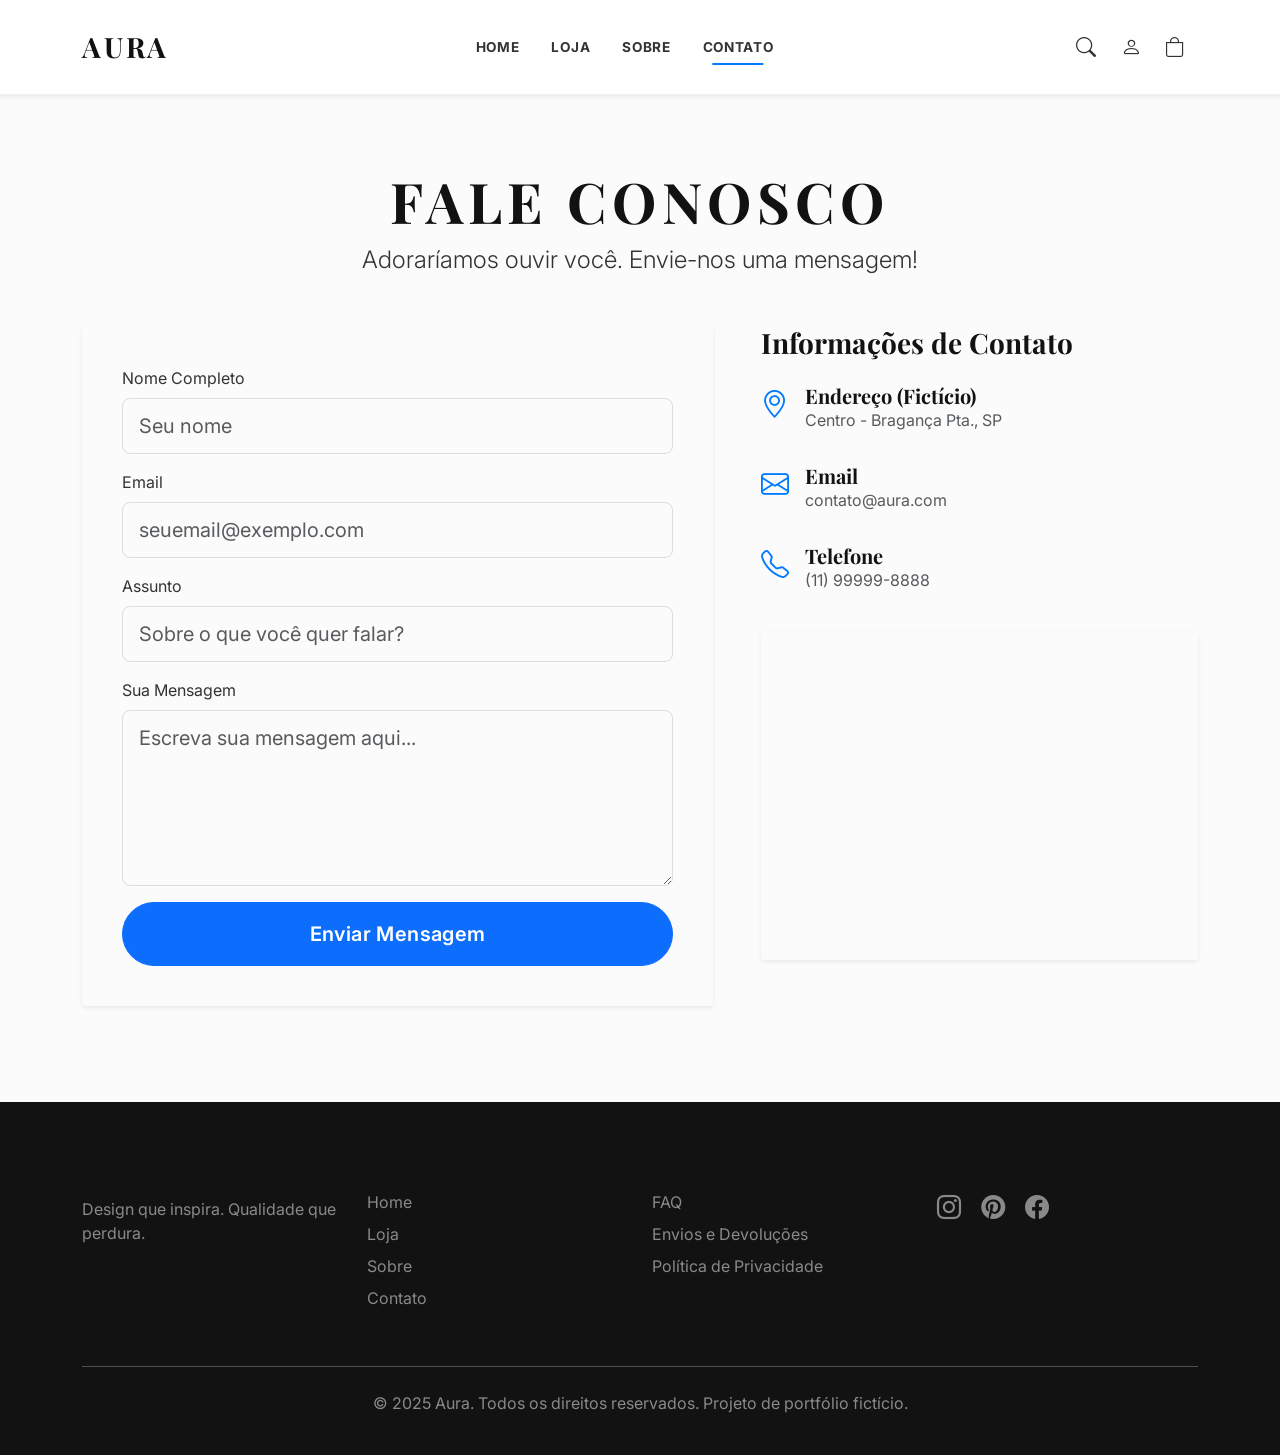
<file: contato.html>
<!DOCTYPE html>
<html lang="pt-br">

<head>
    <meta charset="UTF-8">
    <meta name="viewport" content="width=device-width, initial-scale=1.0">
    <title>Contato | Aura</title>

    <link rel="preconnect" href="https://fonts.googleapis.com">
    <link rel="preconnect" href="https://fonts.gstatic.com" crossorigin>
    <link href="https://fonts.googleapis.com/css2?family=Inter:wght@400;700&family=Playfair+Display:wght@700&display=swap" rel="stylesheet">

    <link href="https://cdn.jsdelivr.net/npm/bootstrap@5.3.3/dist/css/bootstrap.min.css" rel="stylesheet" integrity="sha384-QWTKZyjpPEjISv5WaRU9OFeRpok6YctnYmDr5pNlyT2bRjXh0JMhjY6hW+ALEwIH" crossorigin="anonymous">

    <link rel="stylesheet" href="https://cdn.jsdelivr.net/npm/bootstrap-icons@1.11.3/font/bootstrap-icons.min.css">

    <link rel="stylesheet" href="css/style.css">
</head>

<body>

    <header class="navbar navbar-expand-lg navbar-light bg-white shadow-sm" id="main-navbar">
        <div class="container">
            <a class="navbar-brand logo-font" href="index.html">AURA</a>

            <button class="navbar-toggler" type="button" data-bs-toggle="collapse" data-bs-target="#navbarNav" aria-controls="navbarNav" aria-expanded="false" aria-label="Toggle navigation">
                <span class="navbar-toggler-icon"></span>
            </button>

            <div class="collapse navbar-collapse" id="navbarNav">
                <ul class="navbar-nav mx-auto">
                    <li class="nav-item">
                        <a class="nav-link" href="index.html">Home</a>
                    </li>
                    <li class="nav-item">
                        <a class="nav-link" href="loja.html">Loja</a>
                    </li>
                    <li class="nav-item">
                        <a class="nav-link" href="sobre.html">Sobre</a>
                    </li>
                    <li class="nav-item">
                        <a class="nav-link active" aria-current="page" href="contato.html">Contato</a>
                    </li>
                </ul>

                <ul class="navbar-nav align-items-center">
                    <li class="nav-item">
                        <a class="nav-link" href="busca.html" aria-label="Buscar"><i class="bi bi-search fs-5"></i></a>
                    </li>
                    <li class="nav-item">
                        <a class="nav-link" href="login.html" id="user-account-link" aria-label="Minha Conta"><i class="bi bi-person fs-5"></i></a>
                    </li>
                    <li class="nav-item">
                        <a class="nav-link" href="carrinho.html" aria-label="Carrinho">
                            <div class="position-relative">
                                <i class="bi bi-bag fs-5"></i>
                                <span id="cart-item-count" class="position-absolute top-0 start-100 translate-middle badge rounded-pill bg-primary">
                                    0
                                    <span class="visually-hidden">itens no carrinho</span>
                                </span>
                            </div>
                        </a>
                    </li>
                </ul>
            </div>
        </div>
    </header>

    <main class="container py-5 my-4">
        <div class="text-center mb-5">
            <h1 class="display-4 logo-font">Fale Conosco</h1>
            <p class="lead fs-4">Adoraríamos ouvir você. Envie-nos uma mensagem!</p>
        </div>

        <div class="row g-5">
            <div class="col-lg-7">
                <div class="card shadow-sm border-0 p-4">
                    <div class="card-body">
                        <div class="alert alert-success d-none" id="contact-success-msg" role="alert">
                            <i class="bi bi-check-circle-fill me-2"></i>
                            <strong>Obrigado!</strong> Sua mensagem foi enviada com sucesso.
                        </div>

                        <form id="contact-form">
                            <div class="mb-3">
                                <label for="contact-name" class="form-label">Nome Completo</label>
                                <input type="text" class="form-control form-control-lg" id="contact-name" placeholder="Seu nome" required>
                                <div class="invalid-feedback">Por favor, insira seu nome.</div>
                            </div>
                            <div class="mb-3">
                                <label for="contact-email" class="form-label">Email</label>
                                <input type="email" class="form-control form-control-lg" id="contact-email" placeholder="seuemail@exemplo.com" required>
                                <div class="invalid-feedback">Por favor, insira um email válido.</div>
                            </div>
                            <div class="mb-3">
                                <label for="contact-subject" class="form-label">Assunto</label>
                                <input type="text" class="form-control form-control-lg" id="contact-subject" placeholder="Sobre o que você quer falar?">
                            </div>
                            <div class="mb-3">
                                <label for="contact-message" class="form-label">Sua Mensagem</label>
                                <textarea class="form-control form-control-lg" id="contact-message" rows="5" placeholder="Escreva sua mensagem aqui..." required></textarea>
                                <div class="invalid-feedback">Por favor, escreva sua mensagem.</div>
                            </div>
                            <div class="d-grid">
                                <button type="submit" class="btn btn-primary btn-lg rounded-pill py-3">Enviar Mensagem</button>
                            </div>
                        </form>
                    </div>
                </div>
            </div>

            <div class="col-lg-5">
                <h3 class="mb-4">Informações de Contato</h3>
                
                <div class="d-flex mb-3">
                    <i class="bi bi-geo-alt fs-3 text-primary me-3"></i>
                    <div>
                        <h5 class="mb-0">Endereço (Fictício)</h5>
                        <p class="text-muted">Centro - Bragança Pta., SP</p>
                    </div>
                </div>

                <div class="d-flex mb-3">
                    <i class="bi bi-envelope fs-3 text-primary me-3"></i>
                    <div>
                        <h5 class="mb-0">Email</h5>
                        <p class="text-muted">contato@aura.com</p>
                    </div>
                </div>

                <div class="d-flex mb-4">
                    <i class="bi bi-telephone fs-3 text-primary me-3"></i>
                    <div>
                        <h5 class="mb-0">Telefone</h5>
                        <p class="text-muted">(11) 99999-8888</p>
                    </div>
                </div>

                <div class="ratio ratio-4x3 rounded overflow-hidden shadow-sm">
                    <iframe 
                        src="https://www.google.com/maps/embed?pb=!1m18!1m12!1m3!1d14695.148560183712!2d-46.54144474910228!3d-22.95874288005697!2m3!1f0!2f0!3f0!3m2!1i1024!2i768!4f13.1!3m3!1m2!1s0x94cec1a40d51ff61%3A0x8e09643449330999!2sUniversidade%20S%C3%A3o%20Francisco%20(USF)%20-%20Campus%20Bragan%C3%A7a%20Paulista!5e0!3m2!1spt-BR!2sbr!4v1679084883446!5m2!1spt-BR!2sbr" 
                        width="600" 
                        height="450" 
                        style="border:0;" 
                        allowfullscreen="" 
                        loading="lazy" 
                        referrerpolicy="no-referrer-when-downgrade"
                        title="Localização Fictícia da Aura">
                    </iframe>
                </div>
            </div>
        </div>
    </main>

    <footer class="bg-dark text-white pt-5 pb-4 mt-5">
        <div class="container">
            <div class="row">
                <div class="col-md-3 mb-4">
                    <h3 class="logo-font fs-2">AURA</h3>
                    <p class="text-white-50">Design que inspira. Qualidade que perdura.</p>
                </div>

                <div class="col-md-3 mb-4">
                    <h5 class="text-uppercase fw-bold mb-3">Mapa do Site</h5>
                    <ul class="list-unstyled">
                        <li class="mb-2"><a href="index.html" class="text-white-50 text-decoration-none footer-link">Home</a></li>
                        <li class="mb-2"><a href="loja.html" class="text-white-50 text-decoration-none footer-link">Loja</a></li>
                        <li class="mb-2"><a href="sobre.html" class="text-white-50 text-decoration-none footer-link">Sobre</a></li>
                        <li class="mb-2"><a href="contato.html" class="text-white-50 text-decoration-none footer-link">Contato</a></li>
                    </ul>
                </div>

                <div class="col-md-3 mb-4">
                    <h5 class="text-uppercase fw-bold mb-3">Ajuda</h5>
                    <ul class="list-unstyled">
                        <li class="mb-2"><a href="#" class="text-white-50 text-decoration-none footer-link">FAQ</a></li>
                        <li class="mb-2"><a href="#" class="text-white-50 text-decoration-none footer-link">Envios e Devoluções</a></li>
                        <li class="mb-2"><a href="#" class="text-white-50 text-decoration-none footer-link">Política de Privacidade</a></li>
                    </ul>
                </div>

                <div class="col-md-3 mb-4">
                    <h5 class="text-uppercase fw-bold mb-3">Siga-nos</h5>
                    <div>
                        <a href="#" class="text-white-50 me-3 fs-4 social-icon"><i class="bi bi-instagram"></i></a>
                        <a href="#" class="text-white-50 me-3 fs-4 social-icon"><i class="bi bi-pinterest"></i></a>
                        <a href="#" class="text-white-50 me-3 fs-4 social-icon"><i class="bi bi-facebook"></i></a>
                    </div>
                </div>
            </div>

            <hr class="border-white-50">

            <div class="text-center text-white-50 pt-2">
                <p>&copy; 2025 Aura. Todos os direitos reservados. Projeto de portfólio fictício.</p>
            </div>
        </div>
    </footer>


    <script src="https://cdn.jsdelivr.net/npm/bootstrap@5.3.3/dist/js/bootstrap.bundle.min.js" integrity="sha384-YvpcrYf0tY3lHB60NNkmXc5s9fDVZLESaAA55NDzOxhy9GkcIdslK1eN7N6jIeHz" crossorigin="anonymous"></script>

    <script src="js/cart.js"></script>
    <script src="js/store.js"></script>
    <script src="js/auth.js"></script>
    <script src="js/validation.js"></script>
    <script src="js/main.js"></script>
    </body>

</html>
</file>
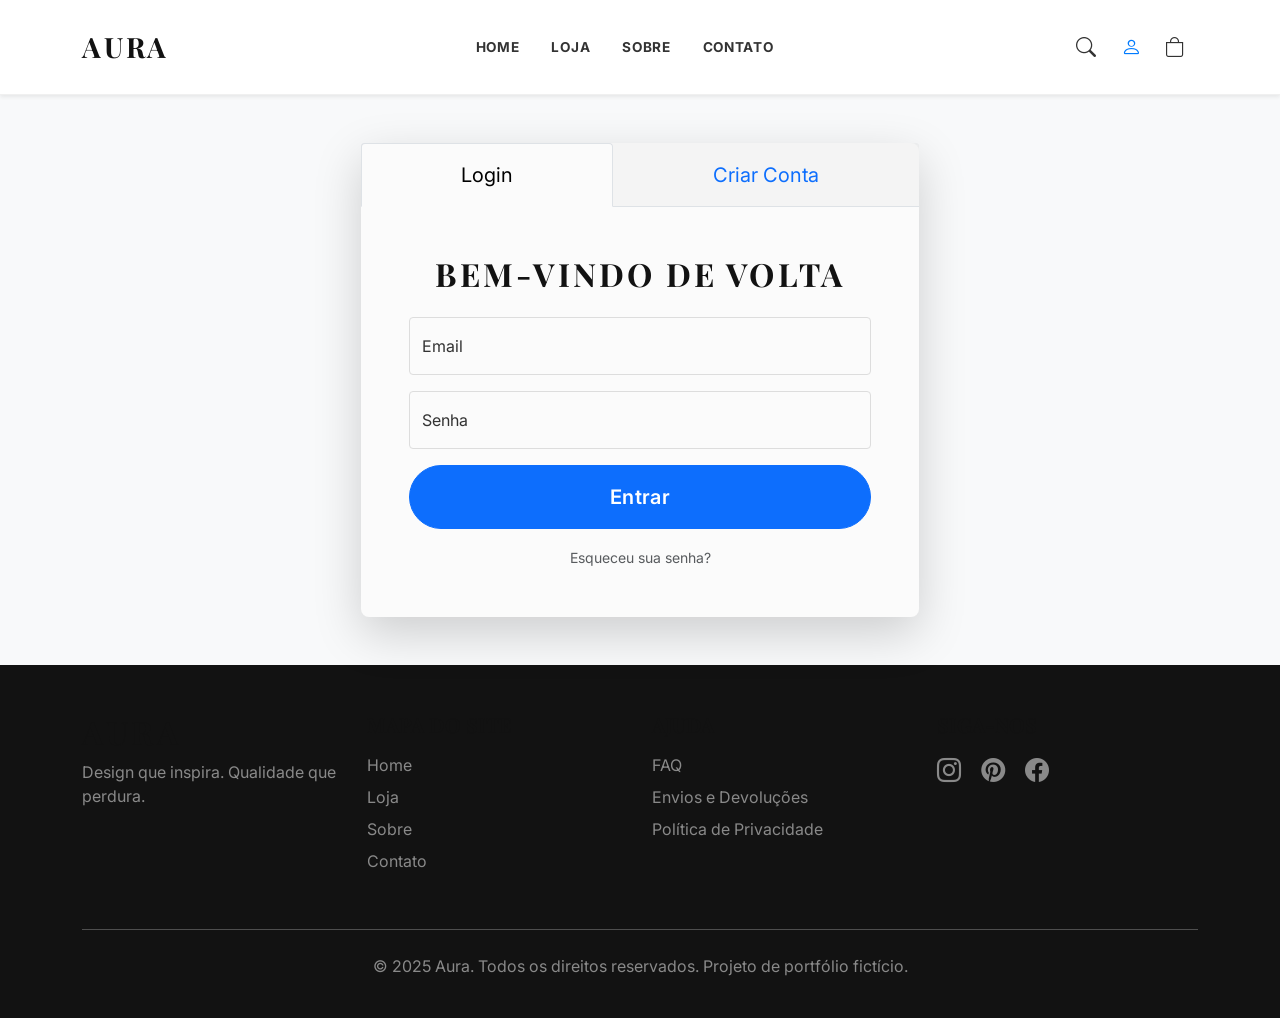
<file: login.html>
<!DOCTYPE html>
<html lang="pt-br">

<head>
    <meta charset="UTF-8">
    <meta name="viewport" content="width=device-width, initial-scale=1.0">
    <title>Login & Registro | Aura</title>

    <link rel="preconnect" href="https://fonts.googleapis.com">
    <link rel="preconnect" href="https://fonts.gstatic.com" crossorigin>
    <link href="https://fonts.googleapis.com/css2?family=Inter:wght@400;700&family=Playfair+Display:wght@700&display=swap" rel="stylesheet">

    <link href="https://cdn.jsdelivr.net/npm/bootstrap@5.3.3/dist/css/bootstrap.min.css" rel="stylesheet" integrity="sha384-QWTKZyjpPEjISv5WaRU9OFeRpok6YctnYmDr5pNlyT2bRjXh0JMhjY6hW+ALEwIH" crossorigin="anonymous">

    <link rel="stylesheet" href="https://cdn.jsdelivr.net/npm/bootstrap-icons@1.11.3/font/bootstrap-icons.min.css">

    <link rel="stylesheet" href="css/style.css">
    
    <style>
        body {
            display: flex;
            flex-direction: column;
            min-height: 100vh;
        }
        main {
            flex: 1; /* Faz o main crescer para empurrar o footer para baixo */
        }
    </style>
</head>

<body class="bg-light">

    <header class="navbar navbar-expand-lg navbar-light bg-white shadow-sm" id="main-navbar">
        <div class="container">
            <a class="navbar-brand logo-font" href="index.html">AURA</a>

            <button class="navbar-toggler" type="button" data-bs-toggle="collapse" data-bs-target="#navbarNav" aria-controls="navbarNav" aria-expanded="false" aria-label="Toggle navigation">
                <span class="navbar-toggler-icon"></span>
            </button>

            <div class="collapse navbar-collapse" id="navbarNav">
                <ul class="navbar-nav mx-auto">
                    <li class="nav-item">
                        <a class="nav-link" href="index.html">Home</a>
                    </li>
                    <li class="nav-item">
                        <a class="nav-link" href="loja.html">Loja</a>
                    </li>
                    <li class="nav-item">
                        <a class="nav-link" href="sobre.html">Sobre</a>
                    </li>
                    <li class="nav-item">
                        <a class="nav-link" href="contato.html">Contato</a>
                    </li>
                </ul>

                <ul class="navbar-nav align-items-center">
                    <li class="nav-item">
                        <a class="nav-link" href="busca.html" aria-label="Buscar"><i class="bi bi-search fs-5"></i></a>
                    </li>
                    <li class="nav-item">
                        <a class="nav-link active" href="login.html" id="user-account-link" aria-label="Minha Conta"><i class="bi bi-person-fill fs-5"></i></a>
                    </li>
                    <li class="nav-item">
                        <a class="nav-link" href="carrinho.html" aria-label="Carrinho">
                            <div class="position-relative">
                                <i class="bi bi-bag fs-5"></i>
                                <span id="cart-item-count" class="position-absolute top-0 start-100 translate-middle badge rounded-pill bg-primary">
                                    0
                                    <span class="visually-hidden">itens no carrinho</span>
                                </span>
                            </div>
                        </a>
                    </li>
                </ul>
            </div>
        </div>
    </header>

    <main class="container d-flex align-items-center justify-content-center py-5">
        
        <div class="col-lg-6 col-md-8 col-sm-10">
            
            <div class="card shadow-lg border-0 rounded-3">
                <div class="card-header p-0 border-bottom-0">
                    <ul class="nav nav-tabs nav-fill" id="login-register-tabs" role="tablist">
                        <li class="nav-item" role="presentation">
                            <button class="nav-link active fs-5 p-3" id="login-tab" data-bs-toggle="tab" data-bs-target="#login-panel" type="button" role="tab" aria-controls="login-panel" aria-selected="true">Login</button>
                        </li>
                        <li class="nav-item" role="presentation">
                            <button class="nav-link fs-5 p-3" id="register-tab" data-bs-toggle="tab" data-bs-target="#register-panel" type="button" role="tab" aria-controls="register-panel" aria-selected="false">Criar Conta</button>
                        </li>
                    </ul>
                </div>

                <div class="card-body p-4 p-md-5">
                    <div class="tab-content" id="login-register-content">

                        <div class="tab-pane fade show active" id="login-panel" role="tabpanel" aria-labelledby="login-tab">
                            <h3 class="text-center logo-font fs-2 mb-4">Bem-vindo de volta</h3>
                            
                            <div id="login-error-msg" class="alert alert-danger d-none" role="alert">
                                Email ou senha inválidos.
                            </div>

                            <form id="login-form">
                                <div class="form-floating mb-3">
                                    <input type="email" class="form-control" id="login-email" placeholder="seuemail@exemplo.com" required>
                                    <label for="login-email">Email</label>
                                </div>
                                <div class="form-floating mb-3">
                                    <input type="password" class="form-control" id="login-password" placeholder="Sua senha" required>
                                    <label for="login-password">Senha</label>
                                </div>
                                <div class="d-grid">
                                    <button type="submit" class="btn btn-primary btn-lg rounded-pill py-3">Entrar</button>
                                </div>
                                <div class="text-center mt-3">
                                    <a href="#" class="text-muted text-decoration-none"><small>Esqueceu sua senha?</small></a>
                                </div>
                            </form>
                        </div>

                        <div class="tab-pane fade" id="register-panel" role="tabpanel" aria-labelledby="register-tab">
                            <h3 class="text-center logo-font fs-2 mb-4">Crie sua conta Aura</h3>

                            <div id="register-error-msg" class="alert alert-danger d-none" role="alert">
                                Preencha os campos corretamente.
                            </div>
                            <div id="register-success-msg" class="alert alert-success d-none" role="alert">
                                Conta criada com sucesso! Faça seu login.
                            </div>

                            <form id="register-form">
                                <div class="form-floating mb-3">
                                    <input type="text" class="form-control" id="register-name" placeholder="Seu nome" required>
                                    <label for="register-name">Nome Completo</label>
                                </div>
                                <div class="form-floating mb-3">
                                    <input type="email" class="form-control" id="register-email" placeholder="seuemail@exemplo.com" required>
                                    <label for="register-email">Email</label>
                                </div>
                                <div class="form-floating mb-3">
                                    <input type="password" class="form-control" id="register-password" placeholder="Sua senha" required minlength="6">
                                    <label for="register-password">Senha (mínimo 6 caracteres)</label>
                                </div>
                                <div class="form-floating mb-3">
                                    <input type="password" class="form-control" id="register-confirm-password" placeholder="Confirme sua senha" required>
                                    <label for="register-confirm-password">Confirmar Senha</label>
                                </div>
                                <div class="d-grid">
                                    <button type="submit" class="btn btn-dark btn-lg rounded-pill py-3">Criar Conta</button>
                                </div>
                            </form>
                        </div>

                    </div>
                </div>
            </div>

        </div>

    </main>

    <footer class="bg-dark text-white pt-5 pb-4 mt-auto"> <div class="container">
            <div class="row">
                <div class="col-md-3 mb-4">
                    <h3 class="logo-font fs-2">AURA</h3>
                    <p class="text-white-50">Design que inspira. Qualidade que perdura.</p>
                </div>

                <div class="col-md-3 mb-4">
                    <h5 class="text-uppercase fw-bold mb-3">Mapa do Site</h5>
                    <ul class="list-unstyled">
                        <li class="mb-2"><a href="index.html" class="text-white-50 text-decoration-none footer-link">Home</a></li>
                        <li class="mb-2"><a href="loja.html" class="text-white-50 text-decoration-none footer-link">Loja</a></li>
                        <li class="mb-2"><a href="sobre.html" class="text-white-50 text-decoration-none footer-link">Sobre</a></li>
                        <li class="mb-2"><a href="contato.html" class="text-white-50 text-decoration-none footer-link">Contato</a></li>
                    </ul>
                </div>

                <div class="col-md-3 mb-4">
                    <h5 class="text-uppercase fw-bold mb-3">Ajuda</h5>
                    <ul class="list-unstyled">
                        <li class="mb-2"><a href="#" class="text-white-50 text-decoration-none footer-link">FAQ</a></li>
                        <li class="mb-2"><a href="#" class="text-white-50 text-decoration-none footer-link">Envios e Devoluções</a></li>
                        <li class="mb-2"><a href="#" class="text-white-50 text-decoration-none footer-link">Política de Privacidade</a></li>
                    </ul>
                </div>

                <div class="col-md-3 mb-4">
                    <h5 class="text-uppercase fw-bold mb-3">Siga-nos</h5>
                    <div>
                        <a href="#" class="text-white-50 me-3 fs-4 social-icon"><i class="bi bi-instagram"></i></a>
                        <a href="#" class="text-white-50 me-3 fs-4 social-icon"><i class="bi bi-pinterest"></i></a>
                        <a href="#" class="text-white-50 me-3 fs-4 social-icon"><i class="bi bi-facebook"></i></a>
                    </div>
                </div>
            </div>

            <hr class="border-white-50">

            <div class="text-center text-white-50 pt-2">
                <p>&copy; 2025 Aura. Todos os direitos reservados. Projeto de portfólio fictício.</p>
            </div>
        </div>
    </footer>


    <script src="https://cdn.jsdelivr.net/npm/bootstrap@5.3.3/dist/js/bootstrap.bundle.min.js" integrity="sha384-YvpcrYf0tY3lHB60NNkmXc5s9fDVZLESaAA55NDzOxhy9GkcIdslK1eN7N6jIeHz" crossorigin="anonymous"></script>

    <script src="js/cart.js"></script>
    <script src="js/store.js"></script>
    <script src="js/auth.js"></script>
    <script src="js/validation.js"></script>
    <script src="js/main.js"></script>
    </body>

</html>
</file>
<file: css/style.css>
/*
 * =================================================================
 * AURA E-COMMERCE - STYLE.CSS (O ARQUIVO PRINCIPAL)
 * =================================================================
 * Este arquivo importa todos os outros módulos de CSS e define
 * as variáveis globais de branding (cores e fontes) do projeto.
 * =================================================================
 */

/* --- 1. IMPORTAÇÕES DOS MÓDULOS --- */
/* (Estes arquivos serão criados a seguir) */

@import url('layout.css');      /* Estilos de estrutura (header, footer, seções) */
@import url('components.css');   /* Estilos de peças (botões, cards, forms) */
@import url('animations.css');   /* Efeitos de scroll e transições */


/* --- 2. VARIÁVEIS DE BRANDING (DEFINIÇÃO DA MARCA) --- */
:root {
    /* Tipografia (como definido no briefing) */
    --font-title: 'Playfair Display', serif;
    --font-body: 'Inter', sans-serif;

    /* Paleta de Cores (como definido no briefing) */
    --color-primary: #007BFF;      /* Acento Principal (Azul Elétrico) */
    --color-secondary: #D4AF37;    /* Acento Alternativo (Dourado Suave) */
    --color-text: #333333;         /* Texto (Grafite) */
    --color-background: #FBFBFB;   /* Fundo (Branco Neve) */
    --color-dark: #121212;         /* "Quase Preto" */
    --color-white: #FFFFFF;
    --color-light-gray: #f8f9fa;   /* Para fundos .bg-light customizados */
}


/* --- 3. OVERRIDES DE VARIÁVEIS GLOBAIS DO BOOTSTRAP --- */
/* Aqui forçamos o Bootstrap a usar as nossas variáveis de marca */

:root {
    --bs-primary: var(--color-primary);
    --bs-primary-rgb: 0, 123, 255;  /* O RGB correspondente a #007BFF */
    
    --bs-dark: var(--color-dark);
    --bs-dark-rgb: 18, 18, 18;      /* O RGB correspondente a #121212 */

    --bs-body-font-family: var(--font-body);
    --bs-body-color: var(--color-text);
    --bs-body-bg: var(--color-background);
    
    --bs-heading-color: var(--color-dark); /* Títulos um pouco mais escuros */

    --bs-light: var(--color-light-gray);
    --bs-light-rgb: 248, 249, 250;
    
    /* Remove o arredondamento padrão do Bootstrap para um look mais "clean" */
    /* (Exceto para componentes que usam .rounded-pill, etc.) */
    --bs-border-radius: 0.25rem; 
}


/* --- 4. ESTILOS GLOBAIS E TIPOGRAFIA --- */

html {
    scroll-behavior: smooth;
}

body {
    /* Efeito de transição de página (fade) para a sensação de SPA */
    /* Controlado pelo main.js (adicionando/removendo a classe 'is-visible') */
    opacity: 0;
    transition: opacity 300ms ease-in-out;
}

body.is-visible {
    opacity: 1;
}

/* Define a fonte dos títulos (como no briefing) */
h1, h2, h3, h4, h5, h6,
.display-1, .display-2, .display-3, .display-4, .display-5, .display-6 {
    font-family: var(--font-title);
    font-weight: 700; /* Garante que a fonte carregou em negrito */
}

/* Classe especial para o Logo "AURA" (como no briefing) */
.logo-font {
    font-family: var(--font-title);
    font-weight: 700;
    text-transform: uppercase;
    letter-spacing: 0.1em; /* O "kerning generoso" */
}

/* Remove sublinhado padrão de links */
a {
    text-decoration: none;
}
</file>
